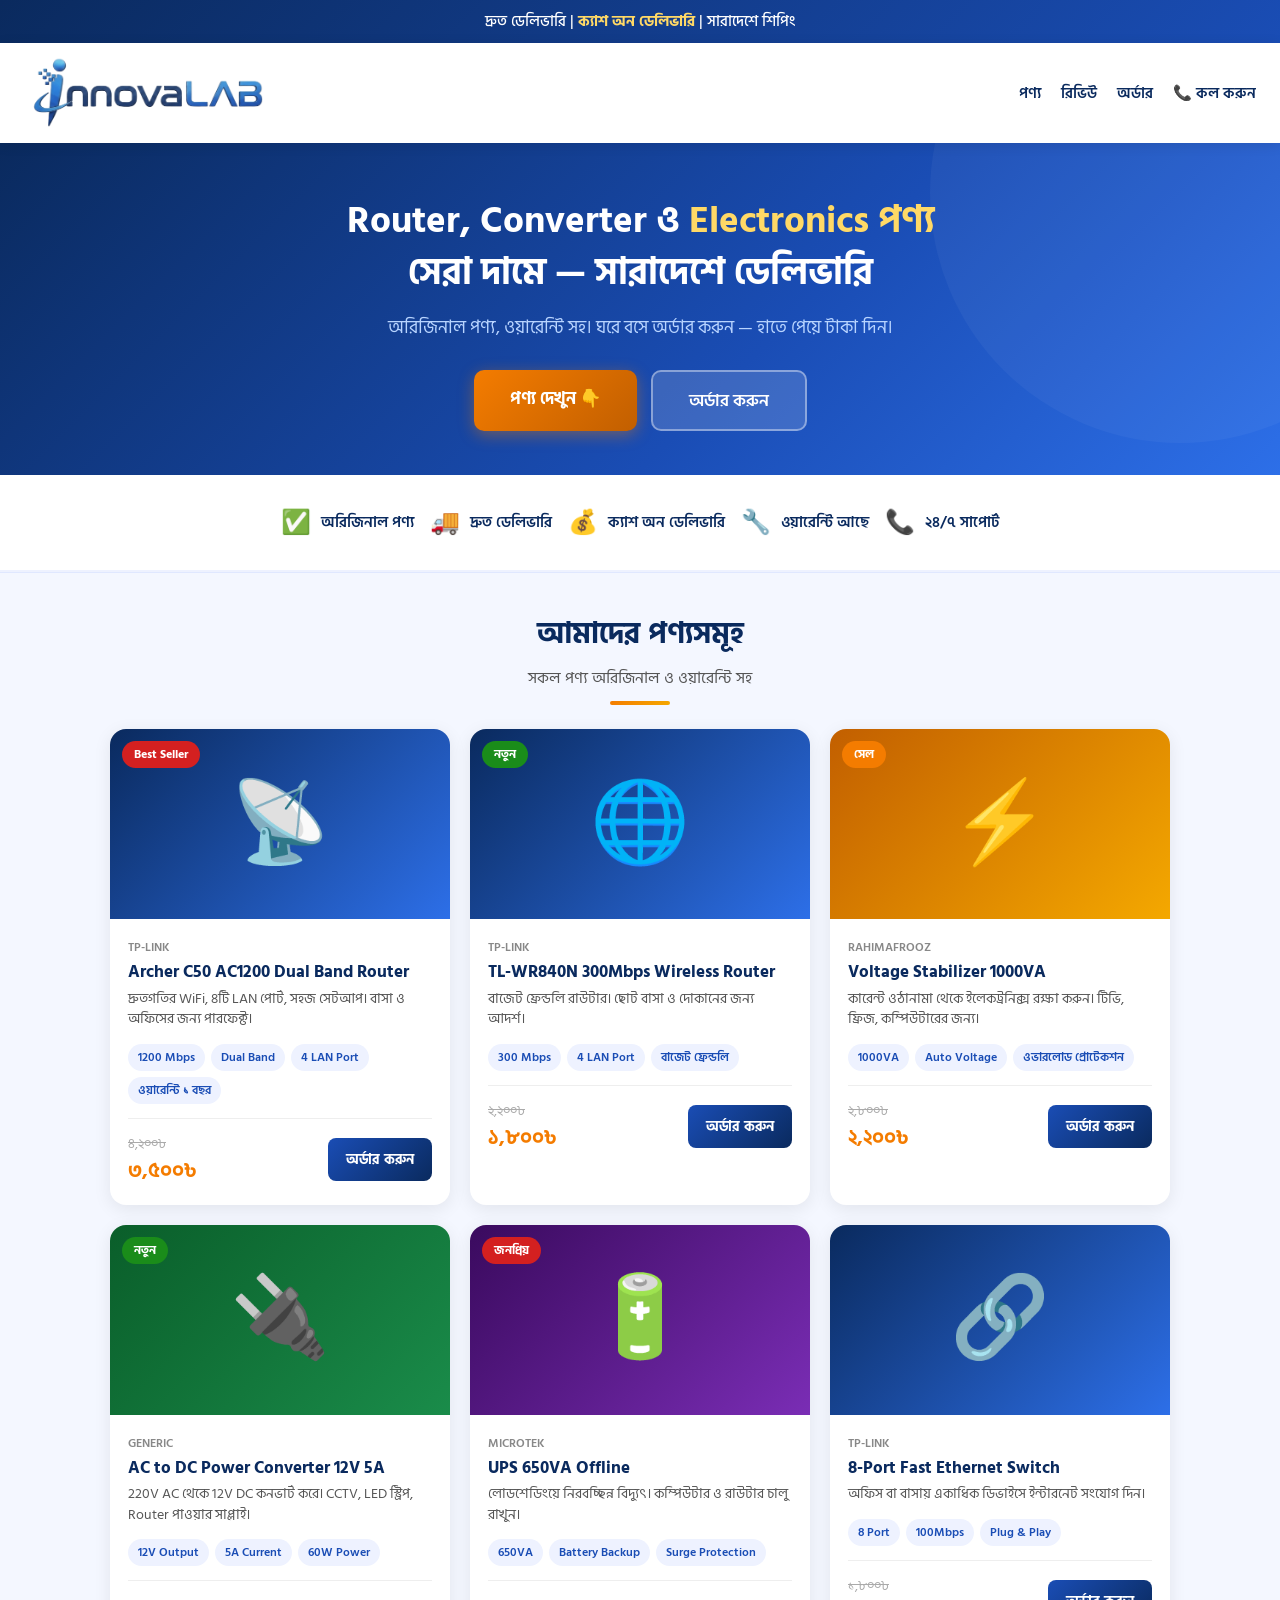
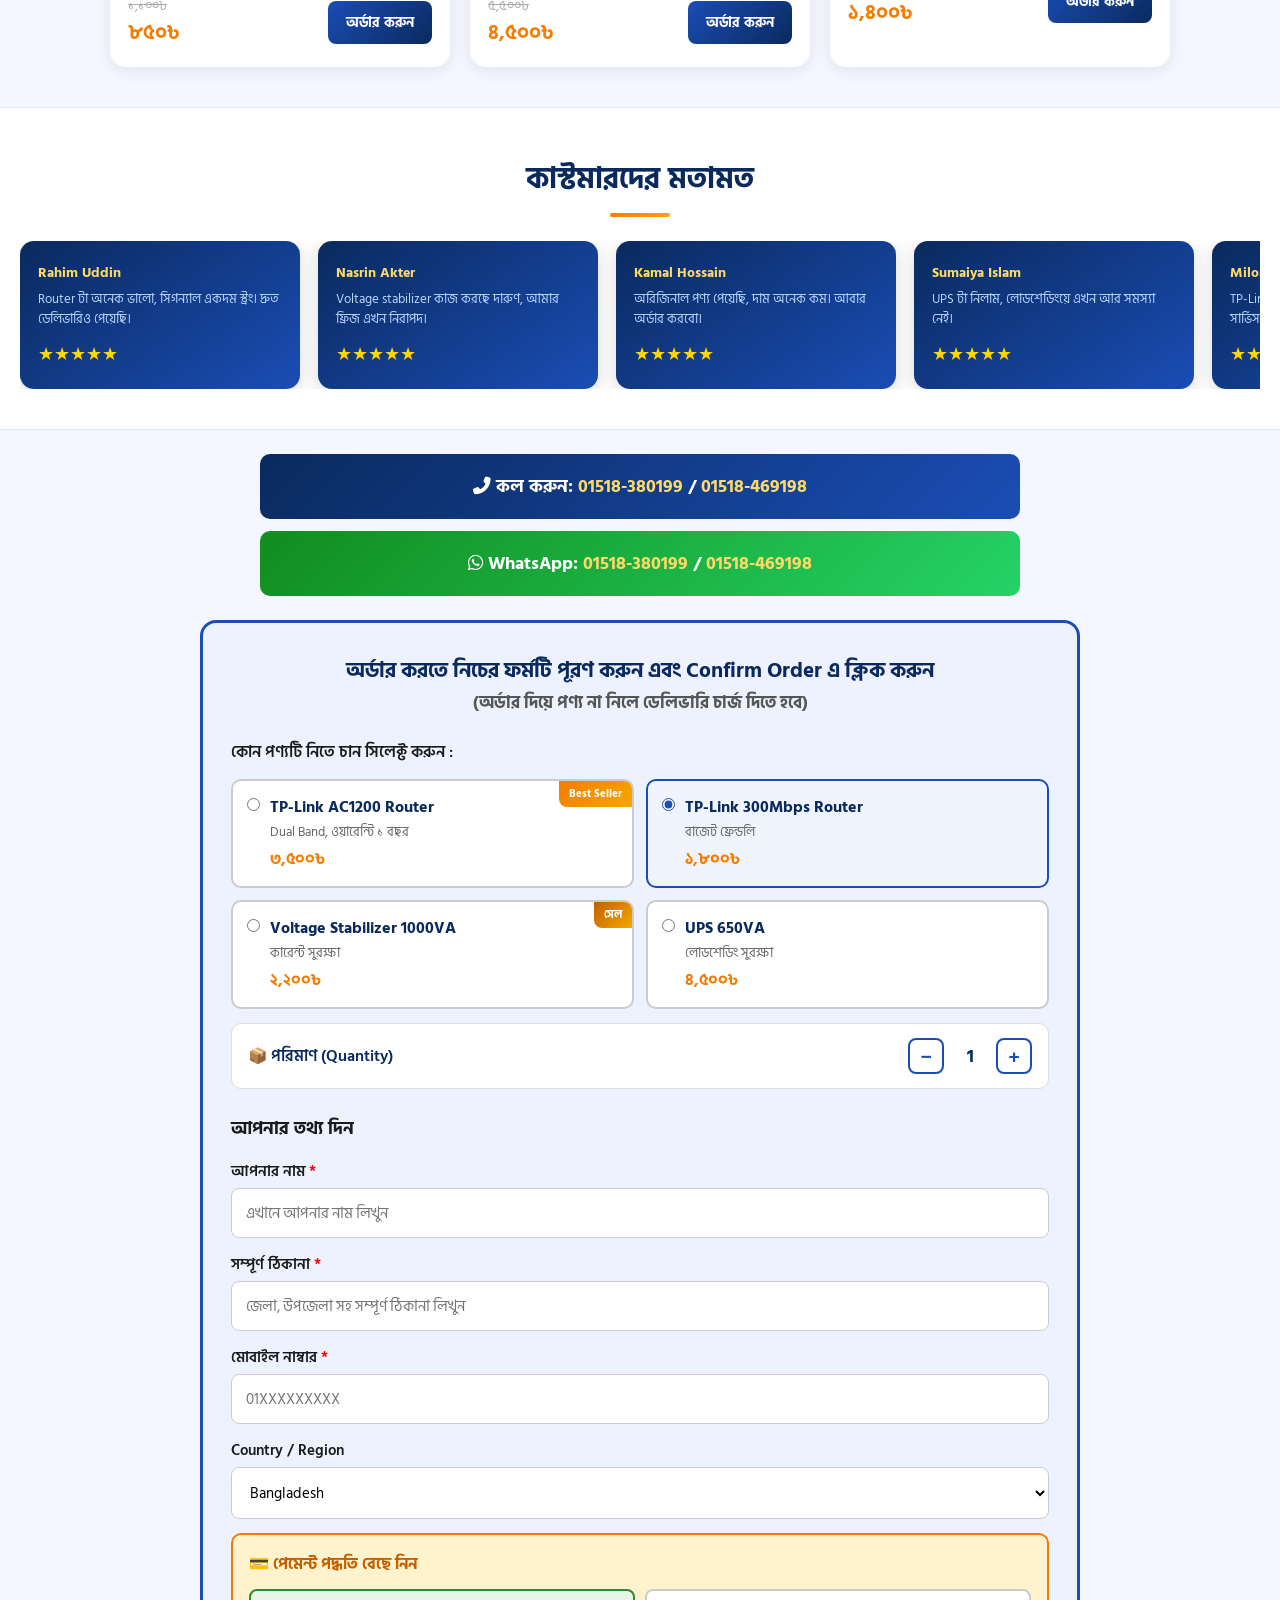
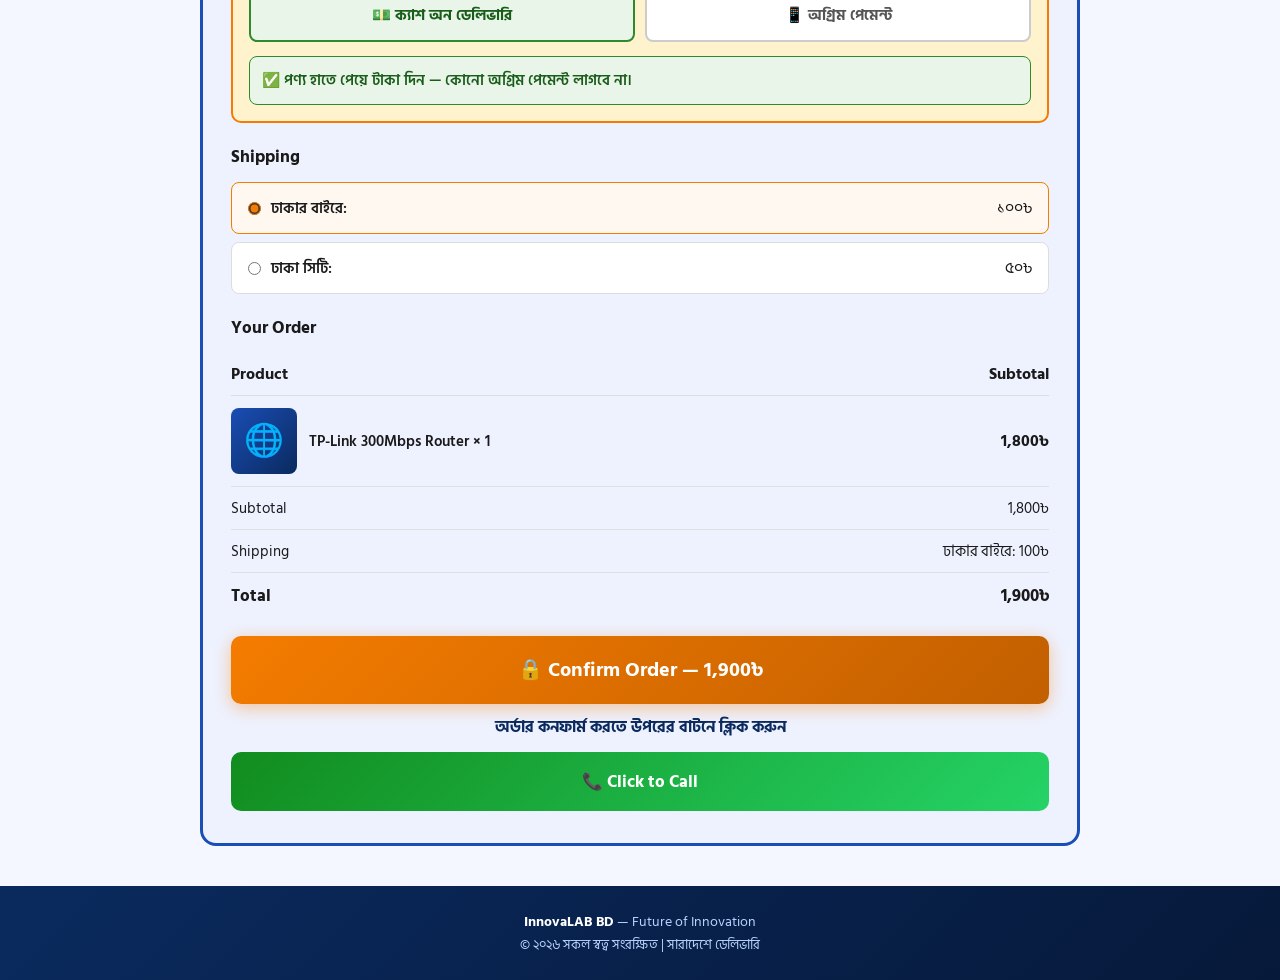
<file: index.html>
<!DOCTYPE html>
<html lang="bn">
<head>
<meta charset="UTF-8">
<meta name="viewport" content="width=device-width, initial-scale=1.0">
<title>InnovaLAB BD - Future of Innovation</title>
<link href="https://fonts.googleapis.com/css2?family=Hind+Siliguri:wght@300;400;500;600;700&display=swap" rel="stylesheet">
<link rel="stylesheet" href="https://cdnjs.cloudflare.com/ajax/libs/font-awesome/6.4.2/css/all.min.css">
<link rel="stylesheet" href="style.css"> </head>
</head>

<body>

<div class="topbar">দ্রুত ডেলিভারি | <span>ক্যাশ অন ডেলিভারি</span> | সারাদেশে শিপিং</div>

<nav class="navbar">
  <img src="innovalab_logo.png" alt="InnovaLAB" style="height:72px;width:auto;object-fit:contain;">
  <div class="nav-links">
    <a href="#products">পণ্য</a>
    <a href="#reviews">রিভিউ</a>
    <a href="#order">অর্ডার</a>
    <a href="tel:+8801518380199">📞 কল করুন</a>
  </div>
</nav>

<section class="hero">
  <h1>Router, Converter ও <span>Electronics পণ্য</span><br>সেরা দামে — সারাদেশে ডেলিভারি</h1>
  <p>অরিজিনাল পণ্য, ওয়ারেন্টি সহ। ঘরে বসে অর্ডার করুন — হাতে পেয়ে টাকা দিন।</p>
  <div class="hero-btns">
    <a href="#products" class="btn-primary">পণ্য দেখুন 👇</a>
    <a href="#order" class="btn-secondary">অর্ডার করুন</a>
  </div>
</section>

<div class="features">
  <div class="feat"><span class="icon">✅</span> অরিজিনাল পণ্য</div>
  <div class="feat"><span class="icon">🚚</span> দ্রুত ডেলিভারি</div>
  <div class="feat"><span class="icon">💰</span> ক্যাশ অন ডেলিভারি</div>
  <div class="feat"><span class="icon">🔧</span> ওয়ারেন্টি আছে</div>
  <div class="feat"><span class="icon">📞</span> ২৪/৭ সাপোর্ট</div>
</div>

<div class="divider"></div>

<section class="products-section" id="products">
  <div class="section-title">
    <h2>আমাদের পণ্যসমূহ</h2>
    <p>সকল পণ্য অরিজিনাল ও ওয়ারেন্টি সহ</p>
    <div class="title-line"></div>
  </div>
  <div class="products-grid">

    <div class="product-card" onclick="orderProduct('TP-Link WiFi Router AC1200')">
      <div class="product-img blue-bg">📡<span class="badge-hot">Best Seller</span></div>
      <div class="product-body">
        <div class="product-brand">TP-Link</div>
        <div class="product-name">Archer C50 AC1200 Dual Band Router</div>
        <div class="product-desc">দ্রুতগতির WiFi, ৪টি LAN পোর্ট, সহজ সেটআপ। বাসা ও অফিসের জন্য পারফেক্ট।</div>
        <div class="specs"><span class="spec-tag">1200 Mbps</span><span class="spec-tag">Dual Band</span><span class="spec-tag">4 LAN Port</span><span class="spec-tag">ওয়ারেন্টি ১ বছর</span></div>
        <div class="product-footer">
          <div class="price-box"><div class="old-price">৪,২০০৳</div><div class="new-price">৩,৫০০৳</div></div>
          <button class="btn-order">অর্ডার করুন</button>
        </div>
      </div>
    </div>

    <div class="product-card" onclick="orderProduct('TP-Link TL-WR840N Router')">
      <div class="product-img blue-bg">🌐<span class="badge-new">নতুন</span></div>
      <div class="product-body">
        <div class="product-brand">TP-Link</div>
        <div class="product-name">TL-WR840N 300Mbps Wireless Router</div>
        <div class="product-desc">বাজেট ফ্রেন্ডলি রাউটার। ছোট বাসা ও দোকানের জন্য আদর্শ।</div>
        <div class="specs"><span class="spec-tag">300 Mbps</span><span class="spec-tag">4 LAN Port</span><span class="spec-tag">বাজেট ফ্রেন্ডলি</span></div>
        <div class="product-footer">
          <div class="price-box"><div class="old-price">২,২০০৳</div><div class="new-price">১,৮০০৳</div></div>
          <button class="btn-order">অর্ডার করুন</button>
        </div>
      </div>
    </div>

    <div class="product-card" onclick="orderProduct('Voltage Stabilizer 1000VA')">
      <div class="product-img orange-bg">⚡<span class="badge-sale">সেল</span></div>
      <div class="product-body">
        <div class="product-brand">Rahimafrooz</div>
        <div class="product-name">Voltage Stabilizer 1000VA</div>
        <div class="product-desc">কারেন্ট ওঠানামা থেকে ইলেকট্রনিক্স রক্ষা করুন। টিভি, ফ্রিজ, কম্পিউটারের জন্য।</div>
        <div class="specs"><span class="spec-tag">1000VA</span><span class="spec-tag">Auto Voltage</span><span class="spec-tag">ওভারলোড প্রোটেকশন</span></div>
        <div class="product-footer">
          <div class="price-box"><div class="old-price">২,৮০০৳</div><div class="new-price">২,২০০৳</div></div>
          <button class="btn-order">অর্ডার করুন</button>
        </div>
      </div>
    </div>

    <div class="product-card" onclick="orderProduct('AC to DC Converter 12V')">
      <div class="product-img green-bg">🔌<span class="badge-new">নতুন</span></div>
      <div class="product-body">
        <div class="product-brand">Generic</div>
        <div class="product-name">AC to DC Power Converter 12V 5A</div>
        <div class="product-desc">220V AC থেকে 12V DC কনভার্ট করে। CCTV, LED স্ট্রিপ, Router পাওয়ার সাপ্লাই।</div>
        <div class="specs"><span class="spec-tag">12V Output</span><span class="spec-tag">5A Current</span><span class="spec-tag">60W Power</span></div>
        <div class="product-footer">
          <div class="price-box"><div class="old-price">১,১০০৳</div><div class="new-price">৮৫০৳</div></div>
          <button class="btn-order">অর্ডার করুন</button>
        </div>
      </div>
    </div>

    <div class="product-card" onclick="orderProduct('UPS 650VA')">
      <div class="product-img purple-bg">🔋<span class="badge-hot">জনপ্রিয়</span></div>
      <div class="product-body">
        <div class="product-brand">Microtek</div>
        <div class="product-name">UPS 650VA Offline</div>
        <div class="product-desc">লোডশেডিংয়ে নিরবচ্ছিন্ন বিদ্যুৎ। কম্পিউটার ও রাউটার চালু রাখুন।</div>
        <div class="specs"><span class="spec-tag">650VA</span><span class="spec-tag">Battery Backup</span><span class="spec-tag">Surge Protection</span></div>
        <div class="product-footer">
          <div class="price-box"><div class="old-price">৫,৫০০৳</div><div class="new-price">৪,৫০০৳</div></div>
          <button class="btn-order">অর্ডার করুন</button>
        </div>
      </div>
    </div>

    <div class="product-card" onclick="orderProduct('Network Switch 8 Port')">
      <div class="product-img blue-bg">🔗</div>
      <div class="product-body">
        <div class="product-brand">TP-Link</div>
        <div class="product-name">8-Port Fast Ethernet Switch</div>
        <div class="product-desc">অফিস বা বাসায় একাধিক ডিভাইসে ইন্টারনেট সংযোগ দিন।</div>
        <div class="specs"><span class="spec-tag">8 Port</span><span class="spec-tag">100Mbps</span><span class="spec-tag">Plug & Play</span></div>
        <div class="product-footer">
          <div class="price-box"><div class="old-price">১,৮০০৳</div><div class="new-price">১,৪০০৳</div></div>
          <button class="btn-order">অর্ডার করুন</button>
        </div>
      </div>
    </div>

  </div>
</section>

<div class="divider"></div>

<section class="reviews-section" id="reviews">
  <div class="section-title"><h2>কাস্টমারদের মতামত</h2><div class="title-line"></div></div>
  <div class="reviews-track-wrap">
    <div class="reviews-track" id="reviewsTrack"></div>
  </div>
</section>

<div class="divider"></div>

<div class="contact-wrap">
  <div class="contact-bar phone">
    <i class="fas fa-phone-alt"></i> কল করুন:
    <a href="tel:+8801518380199"><span>01518-380199</span></a> /
    <a href="tel:+8801518469198"><span>01518-469198</span></a>
  </div>
  <div class="contact-bar whatsapp">
    <i class="fab fa-whatsapp"></i> WhatsApp:
    <a href="https://wa.me/8801518380199" target="_blank"><span>01518-380199</span></a> /
    <a href="https://wa.me/8801518469198" target="_blank"><span>01518-469198</span></a>
  </div>
</div>

<div class="order-wrap" id="order">
<div class="order-box">
  <h2>অর্ডার করতে নিচের ফর্মটি পূরণ করুন এবং Confirm Order এ ক্লিক করুন<br>
  <small style="font-size:0.82em;color:#555;">(অর্ডার দিয়ে পণ্য না নিলে ডেলিভারি চার্জ দিতে হবে)</small></h2>

  <!-- পণ্য সিলেক্ট -->
  <div class="pkg-label">কোন পণ্যটি নিতে চান সিলেক্ট করুন :</div>
  <div class="pkg-grid">
    <div class="pkg-opt" id="pkg0" onclick="selectPkg(0)">
      <input type="radio" name="pkg">
      <div class="info">
        <div class="p-name">TP-Link AC1200 Router</div>
        <div class="p-note">Dual Band, ওয়ারেন্টি ১ বছর</div>
        <div class="p-amount">৩,৫০০৳</div>
      </div>
      <span class="badge-pkg">Best Seller</span>
    </div>
    <div class="pkg-opt selected" id="pkg1" onclick="selectPkg(1)">
      <input type="radio" name="pkg" checked>
      <div class="info">
        <div class="p-name">TP-Link 300Mbps Router</div>
        <div class="p-note">বাজেট ফ্রেন্ডলি</div>
        <div class="p-amount">১,৮০০৳</div>
      </div>
    </div>
    <div class="pkg-opt" id="pkg2" onclick="selectPkg(2)">
      <input type="radio" name="pkg">
      <div class="info">
        <div class="p-name">Voltage Stabilizer 1000VA</div>
        <div class="p-note">কারেন্ট সুরক্ষা</div>
        <div class="p-amount">২,২০০৳</div>
      </div>
      <span class="badge-pkg" style="background:linear-gradient(135deg,#c25f00,#f4a800);">সেল</span>
    </div>
    <div class="pkg-opt" id="pkg3" onclick="selectPkg(3)">
      <input type="radio" name="pkg">
      <div class="info">
        <div class="p-name">UPS 650VA</div>
        <div class="p-note">লোডশেডিং সুরক্ষা</div>
        <div class="p-amount">৪,৫০০৳</div>
      </div>
    </div>
  </div>

  <!-- Quantity বক্স -->
  <div class="qty-box">
    <div class="qty-box-label">📦 পরিমাণ (Quantity)</div>
    <div class="qty-controls">
      <button class="qty-btn" onclick="changeQty(-1)">−</button>
      <div class="qty-num" id="qtyNum">1</div>
      <button class="qty-btn" onclick="changeQty(1)">+</button>
    </div>
  </div>

  <!-- বিলিং -->
  <div class="billing">
    <h3>আপনার তথ্য দিন</h3>
    <div class="field">
      <label>আপনার নাম <span>*</span></label>
      <input type="text" id="cname" placeholder="এখানে আপনার নাম লিখুন">
    </div>
    <div class="field">
      <label>সম্পূর্ণ ঠিকানা <span>*</span></label>
      <input type="text" id="caddress" placeholder="জেলা, উপজেলা সহ সম্পূর্ণ ঠিকানা লিখুন">
    </div>
    <div class="field">
      <label>মোবাইল নাম্বার <span>*</span></label>
      <input type="tel" id="cphone" placeholder="01XXXXXXXXX">
    </div>
    <div class="field">
      <label>Country / Region</label>
      <select><option>Bangladesh</option></select>
    </div>

    <!-- পেমেন্ট পদ্ধতি -->
    <div style="background:#fff3cd;border:2px solid #f47c00;border-radius:10px;padding:16px;margin-bottom:14px;">
      <div style="font-weight:700;font-size:1rem;color:#c25f00;margin-bottom:12px;">💳 পেমেন্ট পদ্ধতি বেছে নিন</div>
      <div style="display:flex;gap:10px;margin-bottom:14px;flex-wrap:wrap;">
        <button type="button" id="btnCOD" onclick="setPayType('cod')" class="pay-type-btn active-cod">💵 ক্যাশ অন ডেলিভারি</button>
        <button type="button" id="btnOnline" onclick="setPayType('online')" class="pay-type-btn inactive">📱 অগ্রিম পেমেন্ট</button>
      </div>
      <div id="codInfo" style="background:#e8f5e8;border:1.5px solid #2d8a2d;border-radius:8px;padding:12px;color:#1a5c1a;font-weight:600;font-size:0.92rem;">
        ✅ পণ্য হাতে পেয়ে টাকা দিন — কোনো অগ্রিম পেমেন্ট লাগবে না।
      </div>
      <div id="onlinePayFields" style="display:none;">
        <div class="field" style="margin-top:12px;margin-bottom:8px;">
          <label>পেমেন্ট মাধ্যম</label>
          <select id="payMethod" onchange="showPayInfo()">
            <option value="N/A">-- সিলেক্ট করুন --</option>
            <option value="বিকাশ">বিকাশ</option>
            <option value="নগদ">নগদ</option>
            <option value="রকেট">রকেট</option>
          </select>
          <div id="payInfo" style="display:none;margin-top:10px;background:#e8f5e8;border:1.5px solid #2d8a2d;border-radius:8px;padding:12px;font-size:1rem;color:#1a5c1a;font-weight:700;"></div>
        </div>
        <div class="field" style="margin-bottom:8px;">
          <label>বিকাশ/নগদ নম্বর <span style="color:#888;font-weight:400;">(যেটি থেকে পাঠিয়েছেন)</span></label>
          <input type="tel" id="payNumber" placeholder="01XXXXXXXXX">
        </div>
        <div class="field" style="margin-bottom:0;">
          <label>ট্রানজেকশন আইডি (TrxID)</label>
          <input type="text" id="trxID" placeholder="TrxID লিখুন">
        </div>
      </div>
    </div>
  </div>

  <!-- শিপিং -->
  <div class="ship-wrap">
    <h3>Shipping</h3>
    <div class="ship-opt selected" onclick="selectShip(this,100,'ঢাকার বাইরে')">
      <div class="s-left"><input type="radio" name="ship" checked> ঢাকার বাইরে:</div>
      <div>১০০৳</div>
    </div>
    <div class="ship-opt" onclick="selectShip(this,50,'ঢাকা সিটি')">
      <div class="s-left"><input type="radio" name="ship"> ঢাকা সিটি:</div>
      <div>৫০৳</div>
    </div>
  </div>

  <!-- অর্ডার সামারি -->
  <div class="summary-wrap">
    <h3>Your Order</h3>
    <div style="display:flex;justify-content:space-between;font-weight:700;padding:8px 0;border-bottom:1px solid #ddd;">
      <span>Product</span><span>Subtotal</span>
    </div>
    <div class="prod-row">
      <div class="prod-thumb" id="sumThumb">🌐</div>
      <div class="p-name" id="sumProdName">TP-Link 300Mbps Router × 1</div>
      <div class="p-price" id="sumProdPrice">১,৮০০৳</div>
    </div>
    <div class="sum-row"><span>Subtotal</span><span id="sumSubtotal">১,৮০০৳</span></div>
    <div class="sum-row"><span>Shipping</span><span id="sumShipping">ঢাকার বাইরে: ১০০৳</span></div>
    <div class="sum-row total"><span>Total</span><span id="sumTotal">১,৯০০৳</span></div>
  </div>

  <button class="btn-confirm" onclick="confirmOrder()">🔒 Confirm Order — <span id="confirmTotalBtn">১,৯০০৳</span></button>
  <div class="confirm-note">অর্ডার কনফার্ম করতে উপরের বাটনে ক্লিক করুন</div>
  <a href="tel:+8801518380199" class="btn-call">📞 Click to Call</a>
</div>
</div>

<footer>
  <strong>InnovaLAB BD</strong> — Future of Innovation<br>
  <span style="font-size:0.82rem;">© ২০২৬ সকল স্বত্ব সংরক্ষিত | সারাদেশে ডেলিভারি</span>
</footer>

<div id="toast">✅ অর্ডার নেওয়া হয়েছে! শীঘ্রই যোগাযোগ করা হবে।</div>

<script src="script.js"></script> </body>
</html>
</file>
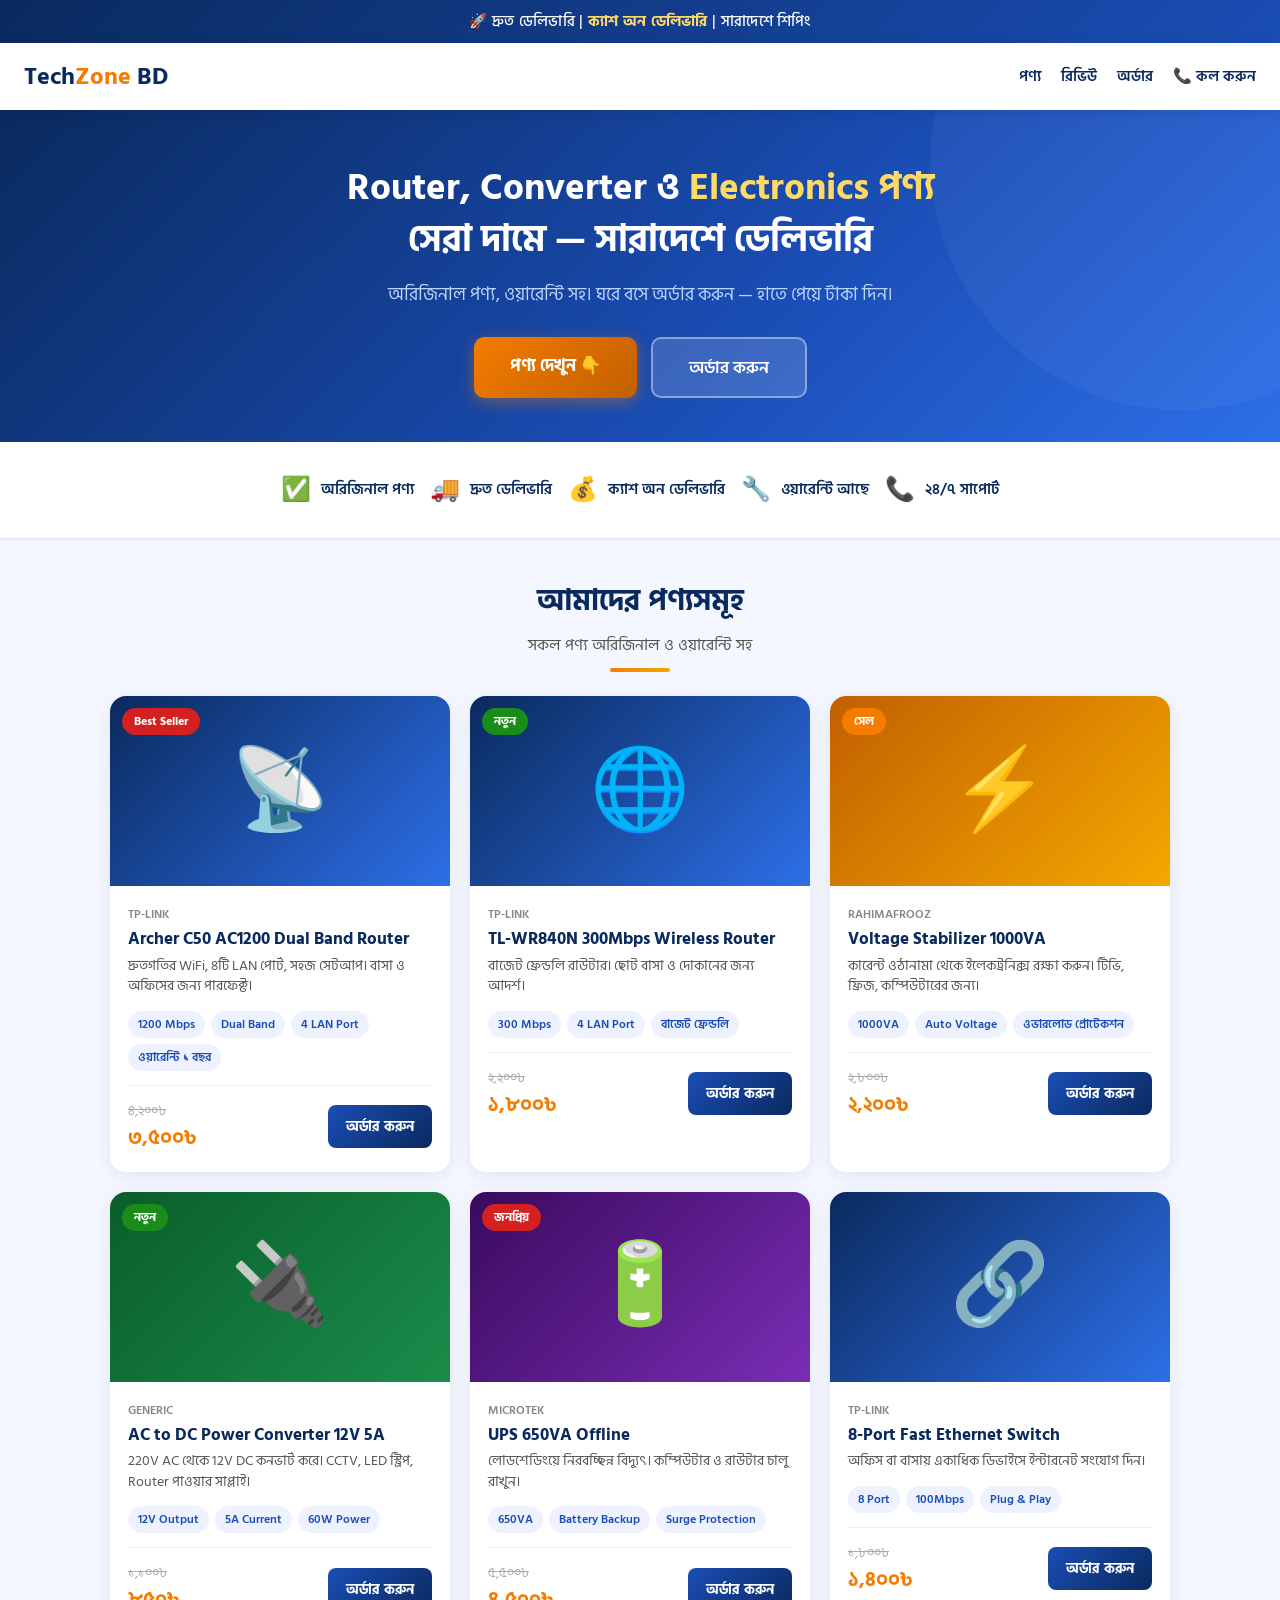
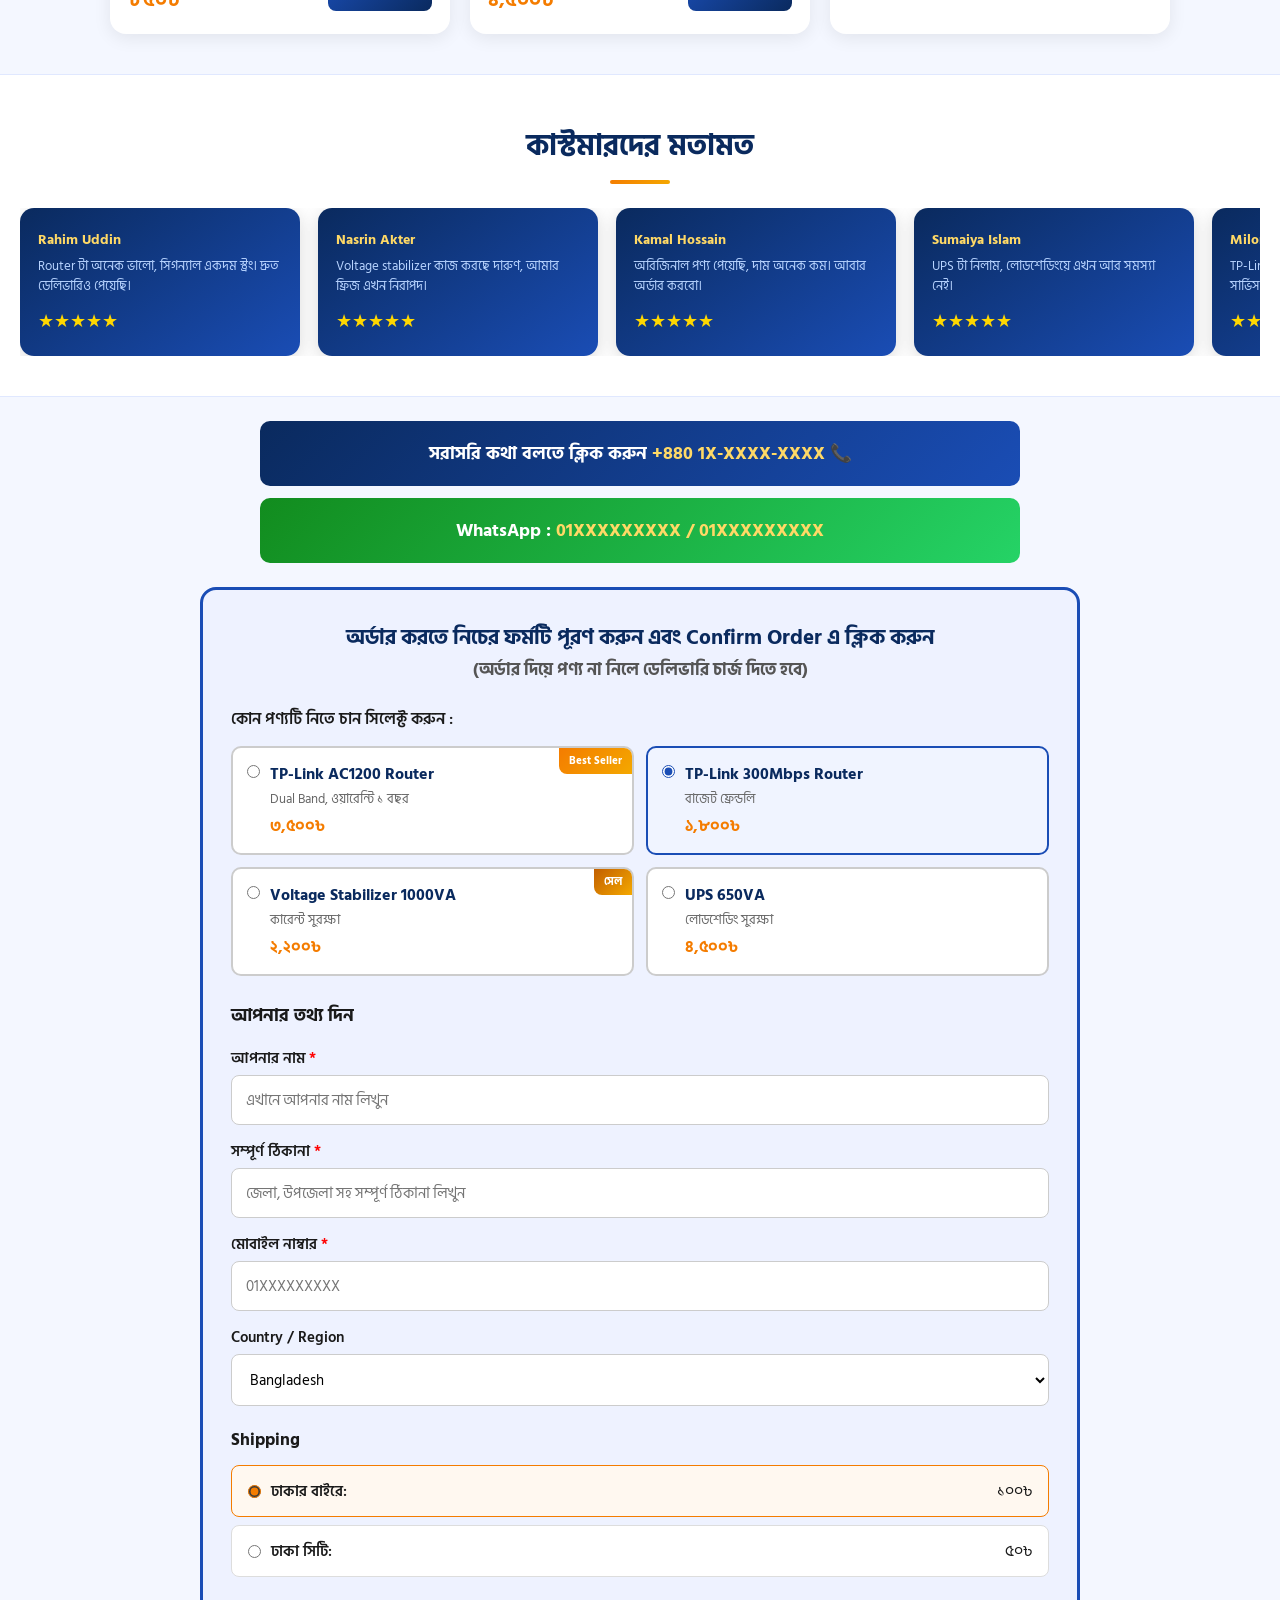
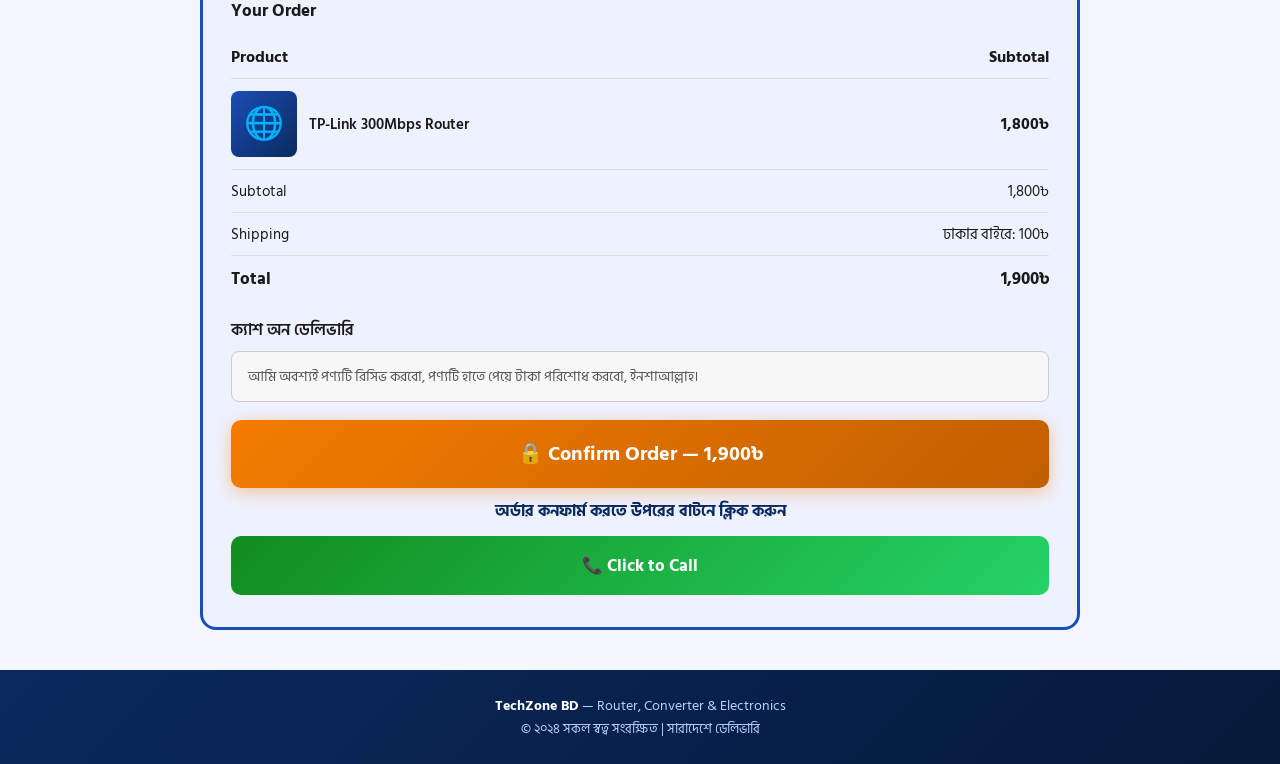
<file: electronics-shop.html>
<!DOCTYPE html>
<html lang="bn">
<head>
<meta charset="UTF-8">
<meta name="viewport" content="width=device-width, initial-scale=1.0">
<title>TechZone BD - Router & Converter Shop</title>
<link href="https://fonts.googleapis.com/css2?family=Hind+Siliguri:wght@300;400;500;600;700&display=swap" rel="stylesheet">
<style>
:root {
  --blue-dark: #0a2a5e;
  --blue-main: #1a4db5;
  --blue-light: #e8f0ff;
  --orange: #f47c00;
  --orange-dark: #c25f00;
  --cream: #f0f4ff;
  --green: #1a8c1a;
  --white: #fff;
  --text: #1a1a1a;
}
* { margin:0; padding:0; box-sizing:border-box; }
body { font-family:'Hind Siliguri',sans-serif; background:#f4f7ff; color:var(--text); overflow-x:hidden; }
a { text-decoration:none; }

/* ── TOPBAR ── */
.topbar {
  background: linear-gradient(135deg, #0a2a5e, #1a4db5);
  color:#fff;
  text-align:center;
  padding:10px 20px;
  font-size:0.92rem;
  font-weight:500;
  letter-spacing:0.3px;
}
.topbar span { color:#ffd966; font-weight:700; }

/* ── NAVBAR ── */
.navbar {
  background:#fff;
  box-shadow:0 2px 12px rgba(0,0,0,0.1);
  padding:14px 24px;
  display:flex;
  align-items:center;
  justify-content:space-between;
  position:sticky;
  top:0;
  z-index:100;
}
.logo { font-size:1.5rem; font-weight:700; color:var(--blue-dark); }
.logo span { color:var(--orange); }
.nav-links { display:flex; gap:20px; }
.nav-links a { font-weight:600; color:var(--blue-dark); font-size:0.95rem; transition:color 0.2s; }
.nav-links a:hover { color:var(--orange); }
@media(max-width:600px){ .nav-links { display:none; } }

/* ── HERO ── */
.hero {
  background: linear-gradient(135deg, #0a2a5e 0%, #1a4db5 60%, #2d6fe8 100%);
  padding: 52px 20px 44px;
  text-align:center;
  color:#fff;
  position:relative;
  overflow:hidden;
}
.hero::before {
  content:'';
  position:absolute;
  width:500px; height:500px;
  background:rgba(255,255,255,0.04);
  border-radius:50%;
  top:-200px; right:-150px;
}
.hero h1 {
  font-size:clamp(1.4rem,3.5vw,2.3rem);
  font-weight:700;
  line-height:1.4;
  margin-bottom:14px;
}
.hero h1 span { color:#ffd966; }
.hero p {
  font-size:clamp(0.95rem,2vw,1.15rem);
  color:#b8d4ff;
  margin-bottom:28px;
  max-width:600px;
  margin-left:auto; margin-right:auto;
}
.hero-btns { display:flex; gap:14px; justify-content:center; flex-wrap:wrap; }
.btn-primary {
  background:linear-gradient(135deg,#f47c00,#c25f00);
  color:#fff;
  font-family:'Hind Siliguri',sans-serif;
  font-size:1.05rem;
  font-weight:700;
  padding:15px 36px;
  border-radius:10px;
  border:none;
  cursor:pointer;
  box-shadow:0 4px 16px rgba(244,124,0,0.4);
  transition:transform 0.18s;
}
.btn-primary:hover { transform:translateY(-2px); }
.btn-secondary {
  background:rgba(255,255,255,0.15);
  color:#fff;
  font-family:'Hind Siliguri',sans-serif;
  font-size:1.05rem;
  font-weight:600;
  padding:15px 36px;
  border-radius:10px;
  border:2px solid rgba(255,255,255,0.4);
  cursor:pointer;
  transition:background 0.2s;
}
.btn-secondary:hover { background:rgba(255,255,255,0.25); }

/* ── FEATURES ── */
.features {
  display:flex;
  justify-content:center;
  gap:16px;
  flex-wrap:wrap;
  padding:28px 20px;
  background:#fff;
  border-bottom:2px solid #eef2ff;
}
.feat {
  display:flex;
  align-items:center;
  gap:10px;
  font-weight:600;
  font-size:0.92rem;
  color:var(--blue-dark);
}
.feat .icon { font-size:1.5rem; }

/* ── SECTION TITLE ── */
.section-title {
  text-align:center;
  padding:36px 20px 24px;
}
.section-title h2 {
  font-size:clamp(1.3rem,3vw,1.9rem);
  color:var(--blue-dark);
  font-weight:700;
  margin-bottom:8px;
}
.section-title p { color:#555; font-size:0.97rem; }
.title-line {
  width:60px; height:4px;
  background:linear-gradient(135deg,var(--orange),#f4a800);
  border-radius:2px;
  margin:10px auto 0;
}

/* ── PRODUCTS ── */
.products-section { background:#f4f7ff; padding-bottom:40px; }
.products-grid {
  display:grid;
  grid-template-columns:repeat(auto-fill,minmax(280px,1fr));
  gap:20px;
  max-width:1100px;
  margin:0 auto;
  padding:0 20px;
}
.product-card {
  background:#fff;
  border-radius:16px;
  overflow:hidden;
  box-shadow:0 4px 18px rgba(0,0,0,0.08);
  transition:transform 0.2s, box-shadow 0.2s;
  cursor:pointer;
}
.product-card:hover { transform:translateY(-4px); box-shadow:0 10px 32px rgba(0,0,0,0.14); }
.product-img {
  width:100%; height:190px;
  display:flex; align-items:center; justify-content:center;
  font-size:5rem;
  position:relative;
  overflow:hidden;
}
.product-img.blue-bg { background:linear-gradient(135deg,#0a2a5e,#2d6fe8); }
.product-img.orange-bg { background:linear-gradient(135deg,#c25f00,#f4a800); }
.product-img.green-bg { background:linear-gradient(135deg,#0a5e2a,#1a8c4a); }
.product-img.purple-bg { background:linear-gradient(135deg,#3a0a5e,#7a2db5); }
.badge-new, .badge-hot, .badge-sale {
  position:absolute; top:12px; left:12px;
  padding:4px 12px;
  border-radius:20px;
  font-size:0.75rem;
  font-weight:700;
  color:#fff;
}
.badge-new { background:#1a8c1a; }
.badge-hot { background:#d42020; }
.badge-sale { background:var(--orange); }
.product-body { padding:18px; }
.product-brand { font-size:0.78rem; color:#888; font-weight:600; text-transform:uppercase; margin-bottom:4px; }
.product-name { font-size:1.05rem; font-weight:700; color:var(--blue-dark); margin-bottom:6px; line-height:1.3; }
.product-desc { font-size:0.85rem; color:#555; line-height:1.5; margin-bottom:14px; }
.specs { display:flex; flex-wrap:wrap; gap:6px; margin-bottom:14px; }
.spec-tag {
  background:#eef2ff;
  color:var(--blue-main);
  font-size:0.75rem;
  font-weight:600;
  padding:4px 10px;
  border-radius:20px;
}
.product-footer {
  display:flex;
  justify-content:space-between;
  align-items:center;
  border-top:1px solid #eee;
  padding-top:14px;
  margin-top:4px;
}
.price-box .old-price { font-size:0.82rem; color:#aaa; text-decoration:line-through; }
.price-box .new-price { font-size:1.25rem; font-weight:700; color:var(--orange); }
.btn-order {
  background:linear-gradient(135deg,#1a4db5,#0a2a5e);
  color:#fff;
  font-family:'Hind Siliguri',sans-serif;
  font-size:0.88rem;
  font-weight:700;
  padding:10px 18px;
  border-radius:8px;
  border:none;
  cursor:pointer;
  transition:transform 0.18s;
}
.btn-order:hover { transform:translateY(-1px); }

/* ── REVIEWS ── */
.reviews-section { background:#fff; padding:10px 20px 40px; overflow:hidden; }
.reviews-track-wrap { overflow:hidden; }
.reviews-track {
  display:flex; gap:18px;
  animation:slide 24s linear infinite;
  width:max-content;
}
.reviews-track:hover { animation-play-state:paused; }
@keyframes slide {
  0%   { transform:translateX(0); }
  100% { transform:translateX(-50%); }
}
.review-card {
  background:linear-gradient(145deg,#0a2a5e,#1a4db5);
  border-radius:14px;
  padding:20px 18px;
  width:280px;
  flex-shrink:0;
  color:#fff;
  box-shadow:0 4px 18px rgba(0,0,0,0.15);
}
.review-card .r-name { font-weight:700; font-size:0.9rem; color:#ffd966; margin-bottom:6px; }
.review-card p { font-size:0.83rem; color:#b8d4ff; line-height:1.5; }
.review-card .r-stars { color:#ffd700; margin-top:10px; font-size:1.1rem; }

/* ── CONTACT ── */
.contact-wrap { max-width:800px; margin:0 auto; padding:24px 20px; display:flex; flex-direction:column; gap:12px; }
.contact-bar {
  border-radius:10px;
  padding:18px 24px;
  text-align:center;
  font-weight:700;
  font-size:clamp(0.95rem,2vw,1.1rem);
  display:block;
  color:#fff;
}
.contact-bar.phone { background:linear-gradient(135deg,#0a2a5e,#1a4db5); }
.contact-bar.whatsapp { background:linear-gradient(135deg,#128c1e,#25d366); }
.contact-bar span { color:#ffd966; }

/* ── ORDER FORM ── */
.order-wrap { padding:0 16px 40px; }
.order-box {
  background:#eef2ff;
  border:3px solid var(--blue-main);
  border-radius:16px;
  max-width:880px;
  margin:0 auto;
  padding:32px 28px;
}
.order-box h2 {
  color:var(--blue-dark);
  font-size:clamp(1rem,2.2vw,1.3rem);
  font-weight:700;
  text-align:center;
  margin-bottom:22px;
  line-height:1.5;
}
.pkg-label { font-weight:600; font-size:1rem; margin-bottom:14px; }
.pkg-grid { display:grid; grid-template-columns:1fr 1fr; gap:12px; margin-bottom:14px; }
@media(max-width:580px){ .pkg-grid { grid-template-columns:1fr; } }
.pkg-opt {
  border:2px solid #ccc;
  border-radius:10px;
  padding:14px 14px;
  display:flex;
  align-items:flex-start;
  gap:10px;
  background:#fff;
  cursor:pointer;
  position:relative;
  transition:border-color 0.2s;
}
.pkg-opt.selected { border-color:var(--blue-main); background:#f0f4ff; }
.pkg-opt .badge-pkg {
  position:absolute; top:0; right:0;
  background:linear-gradient(135deg,var(--orange),#f4a800);
  color:#fff; font-size:0.7rem; font-weight:700;
  padding:4px 10px; border-radius:0 8px 0 8px;
}
.pkg-opt input[type=radio] { accent-color:var(--blue-main); margin-top:3px; }
.pkg-opt .info .p-name { font-weight:700; font-size:0.97rem; color:var(--blue-dark); }
.pkg-opt .info .p-note { font-size:0.8rem; color:#666; margin-top:2px; }
.pkg-opt .info .p-amount { font-weight:700; color:var(--orange); font-size:1rem; margin-top:4px; }

.billing { margin-top:24px; }
.billing h3 { font-size:1.15rem; font-weight:700; margin-bottom:16px; }
.field { margin-bottom:14px; }
.field label { display:block; font-weight:600; margin-bottom:5px; font-size:0.93rem; }
.field label span { color:red; }
.field input, .field select, .field textarea {
  width:100%; border:1.5px solid #ccc; border-radius:8px;
  padding:12px 14px; font-family:'Hind Siliguri',sans-serif;
  font-size:0.93rem; background:#fff; outline:none;
  transition:border-color 0.2s;
}
.field input:focus, .field select:focus { border-color:var(--blue-main); }

.ship-wrap { margin-top:20px; }
.ship-wrap h3 { font-size:1.05rem; font-weight:700; margin-bottom:12px; }
.ship-opt {
  border:1.5px solid #ddd; border-radius:8px;
  padding:12px 16px; display:flex;
  justify-content:space-between; align-items:center;
  cursor:pointer; background:#fff; margin-bottom:8px;
  transition:border-color 0.2s;
}
.ship-opt.selected { border-color:var(--orange); background:#fff8f0; }
.ship-opt .s-left { display:flex; align-items:center; gap:10px; font-weight:600; font-size:0.93rem; }
.ship-opt input[type=radio] { accent-color:var(--orange); }

.summary-wrap { margin-top:20px; }
.summary-wrap h3 { font-size:1.05rem; font-weight:700; margin-bottom:12px; }
.sum-row {
  display:flex; justify-content:space-between;
  padding:9px 0; border-bottom:1px solid #e0e0e0;
  font-size:0.93rem;
}
.sum-row.total { font-weight:700; font-size:1.05rem; border:none; }
.prod-row {
  display:flex; gap:12px; align-items:center;
  padding:12px 0; border-bottom:1px solid #e0e0e0;
}
.prod-thumb {
  width:66px; height:66px;
  background:linear-gradient(135deg,#1a4db5,#0a2a5e);
  border-radius:8px; display:flex; align-items:center;
  justify-content:center; color:#fff; font-size:2rem; flex-shrink:0;
}
.prod-row .p-name { font-weight:600; flex:1; font-size:0.93rem; }
.prod-row .p-price { font-weight:700; }

.cod-box {
  border:1.5px solid #ccc; border-radius:8px;
  padding:13px 16px; font-size:0.88rem; color:#555;
  background:#f7f7f7; margin-top:8px;
}
.btn-confirm {
  display:block; width:100%;
  background:linear-gradient(135deg,#f47c00,#c25f00);
  color:#fff; font-family:'Hind Siliguri',sans-serif;
  font-size:1.25rem; font-weight:700;
  padding:18px; border-radius:10px; border:none;
  cursor:pointer; margin-top:18px; margin-bottom:10px;
  box-shadow:0 4px 18px rgba(244,124,0,0.4);
  transition:transform 0.18s;
}
.btn-confirm:hover { transform:translateY(-2px); }
.confirm-note {
  text-align:center; color:var(--blue-dark);
  font-weight:700; font-size:1rem; margin-bottom:12px;
}
.btn-call {
  display:block; width:100%;
  background:linear-gradient(135deg,#128c1e,#25d366);
  color:#fff; font-family:'Hind Siliguri',sans-serif;
  font-size:1.05rem; font-weight:700;
  padding:16px; border-radius:10px; border:none;
  cursor:pointer; text-align:center;
}

/* ── FOOTER ── */
footer {
  background:linear-gradient(135deg,#0a2a5e,#06193a);
  color:#b8d4ff; text-align:center;
  padding:24px 20px; font-size:0.9rem;
}
footer strong { color:#fff; }

/* toast */
#toast {
  display:none; position:fixed; bottom:28px;
  left:50%; transform:translateX(-50%);
  background:#0a2a5e; color:#fff;
  font-family:'Hind Siliguri',sans-serif;
  font-size:1rem; font-weight:600;
  padding:15px 30px; border-radius:10px;
  box-shadow:0 6px 24px rgba(0,0,0,0.25);
  z-index:999;
}

.divider { height:1px; background:#e0e8ff; margin:0; }
</style>
</head>
<body>

<!-- TOPBAR -->
<div class="topbar">🚀 দ্রুত ডেলিভারি | <span>ক্যাশ অন ডেলিভারি</span> | সারাদেশে শিপিং</div>

<!-- NAVBAR -->
<nav class="navbar">
  <div class="logo">Tech<span>Zone</span> BD</div>
  <div class="nav-links">
    <a href="#products">পণ্য</a>
    <a href="#reviews">রিভিউ</a>
    <a href="#order">অর্ডার</a>
    <a href="tel:+8801XXXXXXXXX">📞 কল করুন</a>
  </div>
</nav>

<!-- HERO -->
<section class="hero">
  <h1>Router, Converter ও <span>Electronics পণ্য</span><br>সেরা দামে — সারাদেশে ডেলিভারি</h1>
  <p>অরিজিনাল পণ্য, ওয়ারেন্টি সহ। ঘরে বসে অর্ডার করুন — হাতে পেয়ে টাকা দিন।</p>
  <div class="hero-btns">
    <a href="#products" class="btn-primary">পণ্য দেখুন 👇</a>
    <a href="#order" class="btn-secondary">অর্ডার করুন</a>
  </div>
</section>

<!-- FEATURES -->
<div class="features">
  <div class="feat"><span class="icon">✅</span> অরিজিনাল পণ্য</div>
  <div class="feat"><span class="icon">🚚</span> দ্রুত ডেলিভারি</div>
  <div class="feat"><span class="icon">💰</span> ক্যাশ অন ডেলিভারি</div>
  <div class="feat"><span class="icon">🔧</span> ওয়ারেন্টি আছে</div>
  <div class="feat"><span class="icon">📞</span> ২৪/৭ সাপোর্ট</div>
</div>

<div class="divider"></div>

<!-- PRODUCTS -->
<section class="products-section" id="products">
  <div class="section-title">
    <h2>আমাদের পণ্যসমূহ</h2>
    <p>সকল পণ্য অরিজিনাল ও ওয়ারেন্টি সহ</p>
    <div class="title-line"></div>
  </div>

  <div class="products-grid">

    <!-- Product 1 -->
    <div class="product-card" onclick="orderProduct('TP-Link WiFi Router AC1200','৩,৫০০')">
      <div class="product-img blue-bg">
        📡
        <span class="badge-hot">Best Seller</span>
      </div>
      <div class="product-body">
        <div class="product-brand">TP-Link</div>
        <div class="product-name">Archer C50 AC1200 Dual Band Router</div>
        <div class="product-desc">দ্রুতগতির WiFi, ৪টি LAN পোর্ট, সহজ সেটআপ। বাসা ও অফিসের জন্য পারফেক্ট।</div>
        <div class="specs">
          <span class="spec-tag">1200 Mbps</span>
          <span class="spec-tag">Dual Band</span>
          <span class="spec-tag">4 LAN Port</span>
          <span class="spec-tag">ওয়ারেন্টি ১ বছর</span>
        </div>
        <div class="product-footer">
          <div class="price-box">
            <div class="old-price">৪,২০০৳</div>
            <div class="new-price">৩,৫০০৳</div>
          </div>
          <button class="btn-order">অর্ডার করুন</button>
        </div>
      </div>
    </div>

    <!-- Product 2 -->
    <div class="product-card" onclick="orderProduct('TP-Link TL-WR840N Router','১,৮০০')">
      <div class="product-img blue-bg">
        🌐
        <span class="badge-new">নতুন</span>
      </div>
      <div class="product-body">
        <div class="product-brand">TP-Link</div>
        <div class="product-name">TL-WR840N 300Mbps Wireless Router</div>
        <div class="product-desc">বাজেট ফ্রেন্ডলি রাউটার। ছোট বাসা ও দোকানের জন্য আদর্শ।</div>
        <div class="specs">
          <span class="spec-tag">300 Mbps</span>
          <span class="spec-tag">4 LAN Port</span>
          <span class="spec-tag">বাজেট ফ্রেন্ডলি</span>
        </div>
        <div class="product-footer">
          <div class="price-box">
            <div class="old-price">২,২০০৳</div>
            <div class="new-price">১,৮০০৳</div>
          </div>
          <button class="btn-order">অর্ডার করুন</button>
        </div>
      </div>
    </div>

    <!-- Product 3 -->
    <div class="product-card" onclick="orderProduct('Voltage Stabilizer 1000VA','২,২০০')">
      <div class="product-img orange-bg">
        ⚡
        <span class="badge-sale">সেল</span>
      </div>
      <div class="product-body">
        <div class="product-brand">Rahimafrooz</div>
        <div class="product-name">Voltage Stabilizer 1000VA</div>
        <div class="product-desc">কারেন্ট ওঠানামা থেকে ইলেকট্রনিক্স রক্ষা করুন। টিভি, ফ্রিজ, কম্পিউটারের জন্য।</div>
        <div class="specs">
          <span class="spec-tag">1000VA</span>
          <span class="spec-tag">Auto Voltage</span>
          <span class="spec-tag">ওভারলোড প্রোটেকশন</span>
        </div>
        <div class="product-footer">
          <div class="price-box">
            <div class="old-price">২,৮০০৳</div>
            <div class="new-price">২,২০০৳</div>
          </div>
          <button class="btn-order">অর্ডার করুন</button>
        </div>
      </div>
    </div>

    <!-- Product 4 -->
    <div class="product-card" onclick="orderProduct('AC to DC Converter 12V','৮৫০')">
      <div class="product-img green-bg">
        🔌
        <span class="badge-new">নতুন</span>
      </div>
      <div class="product-body">
        <div class="product-brand">Generic</div>
        <div class="product-name">AC to DC Power Converter 12V 5A</div>
        <div class="product-desc">220V AC থেকে 12V DC কনভার্ট করে। CCTV, LED স্ট্রিপ, Router পাওয়ার সাপ্লাই।</div>
        <div class="specs">
          <span class="spec-tag">12V Output</span>
          <span class="spec-tag">5A Current</span>
          <span class="spec-tag">60W Power</span>
        </div>
        <div class="product-footer">
          <div class="price-box">
            <div class="old-price">১,১০০৳</div>
            <div class="new-price">৮৫০৳</div>
          </div>
          <button class="btn-order">অর্ডার করুন</button>
        </div>
      </div>
    </div>

    <!-- Product 5 -->
    <div class="product-card" onclick="orderProduct('UPS 650VA','৪,৫০০')">
      <div class="product-img purple-bg">
        🔋
        <span class="badge-hot">জনপ্রিয়</span>
      </div>
      <div class="product-body">
        <div class="product-brand">Microtek</div>
        <div class="product-name">UPS 650VA Offline</div>
        <div class="product-desc">লোডশেডিংয়ে নিরবচ্ছিন্ন বিদ্যুৎ। কম্পিউটার ও রাউটার চালু রাখুন।</div>
        <div class="specs">
          <span class="spec-tag">650VA</span>
          <span class="spec-tag">Battery Backup</span>
          <span class="spec-tag">Surge Protection</span>
        </div>
        <div class="product-footer">
          <div class="price-box">
            <div class="old-price">৫,৫০০৳</div>
            <div class="new-price">৪,৫০০৳</div>
          </div>
          <button class="btn-order">অর্ডার করুন</button>
        </div>
      </div>
    </div>

    <!-- Product 6 -->
    <div class="product-card" onclick="orderProduct('Network Switch 8 Port','১,৪০০')">
      <div class="product-img blue-bg">
        🔗
      </div>
      <div class="product-body">
        <div class="product-brand">TP-Link</div>
        <div class="product-name">8-Port Fast Ethernet Switch</div>
        <div class="product-desc">অফিস বা বাসায় একাধিক ডিভাইসে ইন্টারনেট সংযোগ দিন।</div>
        <div class="specs">
          <span class="spec-tag">8 Port</span>
          <span class="spec-tag">100Mbps</span>
          <span class="spec-tag">Plug & Play</span>
        </div>
        <div class="product-footer">
          <div class="price-box">
            <div class="old-price">১,৮০০৳</div>
            <div class="new-price">১,৪০০৳</div>
          </div>
          <button class="btn-order">অর্ডার করুন</button>
        </div>
      </div>
    </div>

  </div>
</section>

<div class="divider"></div>

<!-- REVIEWS -->
<section class="reviews-section" id="reviews">
  <div class="section-title">
    <h2>কাস্টমারদের মতামত</h2>
    <div class="title-line"></div>
  </div>
  <div class="reviews-track-wrap">
    <div class="reviews-track" id="reviewsTrack"></div>
  </div>
</section>

<div class="divider"></div>

<!-- CONTACT -->
<div class="contact-wrap">
  <a href="tel:+8801XXXXXXXXX" class="contact-bar phone">
    সরাসরি কথা বলতে ক্লিক করুন <span>+880 1X-XXXX-XXXX 📞</span>
  </a>
  <div class="contact-bar whatsapp">
    WhatsApp : <span>01XXXXXXXXX / 01XXXXXXXXX</span>
  </div>
</div>

<!-- ORDER FORM -->
<div class="order-wrap" id="order">
<div class="order-box">
  <h2>অর্ডার করতে নিচের ফর্মটি পূরণ করুন এবং Confirm Order এ ক্লিক করুন<br>
  <small style="font-size:0.82em;color:#555;">(অর্ডার দিয়ে পণ্য না নিলে ডেলিভারি চার্জ দিতে হবে)</small></h2>

  <div class="pkg-label">কোন পণ্যটি নিতে চান সিলেক্ট করুন :</div>
  <div class="pkg-grid">
    <div class="pkg-opt" id="pkg1" onclick="selectPkg(0)">
      <input type="radio" name="pkg">
      <div class="info">
        <div class="p-name">TP-Link AC1200 Router</div>
        <div class="p-note">Dual Band, ওয়ারেন্টি ১ বছর</div>
        <div class="p-amount">৩,৫০০৳</div>
      </div>
      <span class="badge-pkg">Best Seller</span>
    </div>
    <div class="pkg-opt selected" id="pkg2" onclick="selectPkg(1)">
      <input type="radio" name="pkg" checked>
      <div class="info">
        <div class="p-name">TP-Link 300Mbps Router</div>
        <div class="p-note">বাজেট ফ্রেন্ডলি</div>
        <div class="p-amount">১,৮০০৳</div>
      </div>
    </div>
    <div class="pkg-opt" id="pkg3" onclick="selectPkg(2)">
      <input type="radio" name="pkg">
      <div class="info">
        <div class="p-name">Voltage Stabilizer 1000VA</div>
        <div class="p-note">কারেন্ট সুরক্ষা</div>
        <div class="p-amount">২,২০০৳</div>
      </div>
      <span class="badge-pkg" style="background:linear-gradient(135deg,#c25f00,#f4a800);">সেল</span>
    </div>
    <div class="pkg-opt" id="pkg4" onclick="selectPkg(3)">
      <input type="radio" name="pkg">
      <div class="info">
        <div class="p-name">UPS 650VA</div>
        <div class="p-note">লোডশেডিং সুরক্ষা</div>
        <div class="p-amount">৪,৫০০৳</div>
      </div>
    </div>
  </div>

  <!-- Billing -->
  <div class="billing">
    <h3>আপনার তথ্য দিন</h3>
    <div class="field">
      <label>আপনার নাম <span>*</span></label>
      <input type="text" id="cname" placeholder="এখানে আপনার নাম লিখুন">
    </div>
    <div class="field">
      <label>সম্পূর্ণ ঠিকানা <span>*</span></label>
      <input type="text" id="caddress" placeholder="জেলা, উপজেলা সহ সম্পূর্ণ ঠিকানা লিখুন">
    </div>
    <div class="field">
      <label>মোবাইল নাম্বার <span>*</span></label>
      <input type="tel" id="cphone" placeholder="01XXXXXXXXX">
    </div>
    <div class="field">
      <label>Country / Region</label>
      <select><option>Bangladesh</option></select>
    </div>
  </div>

  <!-- Shipping -->
  <div class="ship-wrap">
    <h3>Shipping</h3>
    <div class="ship-opt selected" onclick="selectShip(this,100,'ঢাকার বাইরে')">
      <div class="s-left"><input type="radio" name="ship" checked> ঢাকার বাইরে:</div>
      <div>১০০৳</div>
    </div>
    <div class="ship-opt" onclick="selectShip(this,50,'ঢাকা সিটি')">
      <div class="s-left"><input type="radio" name="ship"> ঢাকা সিটি:</div>
      <div>৫০৳</div>
    </div>
  </div>

  <!-- Summary -->
  <div class="summary-wrap">
    <h3>Your Order</h3>
    <div style="display:flex;justify-content:space-between;font-weight:700;padding:8px 0;border-bottom:1px solid #ddd;">
      <span>Product</span><span>Subtotal</span>
    </div>
    <div class="prod-row">
      <div class="prod-thumb">📡</div>
      <div class="p-name" id="sumProdName">TP-Link 300Mbps Router</div>
      <div class="p-price" id="sumProdPrice">১,৮০০৳</div>
    </div>
    <div class="sum-row"><span>Subtotal</span><span id="sumSubtotal">১,৮০০৳</span></div>
    <div class="sum-row"><span>Shipping</span><span id="sumShipping">ঢাকার বাইরে: ১০০৳</span></div>
    <div class="sum-row total"><span>Total</span><span id="sumTotal">১,৯০০৳</span></div>
  </div>

  <!-- COD -->
  <div style="margin-top:16px;">
    <div style="font-weight:600;margin-bottom:6px;">ক্যাশ অন ডেলিভারি</div>
    <div class="cod-box">আমি অবশ্যই পণ্যটি রিসিভ করবো, পণ্যটি হাতে পেয়ে টাকা পরিশোধ করবো, ইনশাআল্লাহ।</div>
  </div>

  <!-- Confirm -->
  <button class="btn-confirm" onclick="confirmOrder()">🔒 Confirm Order — <span id="confirmTotalBtn">১,৯০০৳</span></button>
  <div class="confirm-note">অর্ডার কনফার্ম করতে উপরের বাটনে ক্লিক করুন</div>
  <a href="tel:+8801XXXXXXXXX" class="btn-call">📞 Click to Call</a>
</div>
</div>

<!-- FOOTER -->
<footer>
  <strong>TechZone BD</strong> — Router, Converter & Electronics<br>
  <span style="font-size:0.82rem;">© ২০২৪ সকল স্বত্ব সংরক্ষিত | সারাদেশে ডেলিভারি</span>
</footer>

<div id="toast">✅ অর্ডার নেওয়া হয়েছে! শীঘ্রই যোগাযোগ করা হবে।</div>

<script>
// ── REVIEWS ──────────────────────────────────────────
const reviews = [
  { name:'Rahim Uddin', text:'Router টা অনেক ভালো, সিগন্যাল একদম স্ট্রং। দ্রুত ডেলিভারিও পেয়েছি।' },
  { name:'Nasrin Akter', text:'Voltage stabilizer কাজ করছে দারুণ, আমার ফ্রিজ এখন নিরাপদ।' },
  { name:'Kamal Hossain', text:'অরিজিনাল পণ্য পেয়েছি, দাম অনেক কম। আবার অর্ডার করবো।' },
  { name:'Sumaiya Islam', text:'UPS টা নিলাম, লোডশেডিংয়ে এখন আর সমস্যা নেই।' },
  { name:'Milon Chandra', text:'TP-Link router সেটআপ অনেক সহজ ছিল। ভালো সার্ভিস।' },
  { name:'Fatema Begum', text:'পণ্য হাতে পেয়ে টাকা দিয়েছি, কোনো ঝামেলা নেই।' },
  { name:'Jakir Hossain', text:'Converter নিলাম CCTV এর জন্য। পারফেক্ট কাজ হচ্ছে।' },
];
const track = document.getElementById('reviewsTrack');
[...reviews,...reviews].forEach(r=>{
  const c=document.createElement('div');
  c.className='review-card';
  c.innerHTML=`<div class="r-name">${r.name}</div><p>${r.text}</p><div class="r-stars">★★★★★</div>`;
  track.appendChild(c);
});

// ── ORDER LOGIC ───────────────────────────────────────
const pkgs=[
  {name:'TP-Link AC1200 Router',price:3500,icon:'📡'},
  {name:'TP-Link 300Mbps Router',price:1800,icon:'🌐'},
  {name:'Voltage Stabilizer 1000VA',price:2200,icon:'⚡'},
  {name:'UPS 650VA',price:4500,icon:'🔋'},
];
let selPkg=1, shipCost=100, shipLabel='ঢাকার বাইরে';

function fmt(n){return n.toLocaleString('en-BD')+'৳';}
function updateSummary(){
  const p=pkgs[selPkg];
  const total=p.price+shipCost;
  document.getElementById('sumProdName').textContent=p.name;
  document.getElementById('sumProdPrice').textContent=fmt(p.price);
  document.querySelector('.prod-thumb').textContent=p.icon;
  document.getElementById('sumSubtotal').textContent=fmt(p.price);
  document.getElementById('sumShipping').textContent=shipLabel+': '+fmt(shipCost);
  document.getElementById('sumTotal').textContent=fmt(total);
  document.getElementById('confirmTotalBtn').textContent=fmt(total);
}

function selectPkg(idx){
  selPkg=idx;
  document.querySelectorAll('.pkg-opt').forEach((el,i)=>{
    el.classList.toggle('selected',i===idx);
    el.querySelector('input').checked=(i===idx);
  });
  updateSummary();
}

function selectShip(el,cost,label){
  document.querySelectorAll('.ship-opt').forEach(o=>{
    o.classList.remove('selected');
    o.querySelector('input').checked=false;
  });
  el.classList.add('selected');
  el.querySelector('input').checked=true;
  shipCost=cost; shipLabel=label;
  updateSummary();
}

function orderProduct(name,price){
  const idx=pkgs.findIndex(p=>p.name.includes(name.split(' ')[0]));
  if(idx>=0) selectPkg(idx);
  document.getElementById('order').scrollIntoView({behavior:'smooth'});
}

function confirmOrder(){
  const n=document.getElementById('cname').value.trim();
  const a=document.getElementById('caddress').value.trim();
  const p=document.getElementById('cphone').value.trim();
  if(!n||!a||!p){alert('অনুগ্রহ করে নাম, ঠিকানা ও ফোন নম্বর দিন।');return;}
  const t=document.getElementById('toast');
  t.style.display='block';
  setTimeout(()=>t.style.display='none',4000);
}

updateSummary();
</script>
</body>
</html>
</file>
<file: style.css>
:root {
  --blue-dark: #0a2a5e;
  --blue-main: #1a4db5;
  --orange: #f47c00;
  --orange-dark: #c25f00;
  --green: #1a8c1a;
  --white: #fff;
  --text: #1a1a1a;
}
* { margin:0; padding:0; box-sizing:border-box; }
body { font-family:'Hind Siliguri',sans-serif; background:#f4f7ff; color:var(--text); overflow-x:hidden; }
a { text-decoration:none; }

.topbar { background:linear-gradient(135deg,#0a2a5e,#1a4db5); color:#fff; text-align:center; padding:10px 20px; font-size:0.92rem; font-weight:500; }
.topbar span { color:#ffd966; font-weight:700; }

.navbar { background:#fff; box-shadow:0 2px 12px rgba(0,0,0,0.1); padding:14px 24px; display:flex; align-items:center; justify-content:space-between; position:sticky; top:0; z-index:100; }
.nav-links { display:flex; gap:20px; }
.nav-links a { font-weight:600; color:var(--blue-dark); font-size:0.95rem; transition:color 0.2s; }
.nav-links a:hover { color:var(--orange); }
@media(max-width:600px){ .nav-links { display:none; } }

.hero { background:linear-gradient(135deg,#0a2a5e 0%,#1a4db5 60%,#2d6fe8 100%); padding:52px 20px 44px; text-align:center; color:#fff; position:relative; overflow:hidden; }
.hero::before { content:''; position:absolute; width:500px; height:500px; background:rgba(255,255,255,0.04); border-radius:50%; top:-200px; right:-150px; }
.hero h1 { font-size:clamp(1.4rem,3.5vw,2.3rem); font-weight:700; line-height:1.4; margin-bottom:14px; }
.hero h1 span { color:#ffd966; }
.hero p { font-size:clamp(0.95rem,2vw,1.15rem); color:#b8d4ff; margin-bottom:28px; max-width:600px; margin-left:auto; margin-right:auto; }
.hero-btns { display:flex; gap:14px; justify-content:center; flex-wrap:wrap; }
.btn-primary { background:linear-gradient(135deg,#f47c00,#c25f00); color:#fff; font-family:'Hind Siliguri',sans-serif; font-size:1.05rem; font-weight:700; padding:15px 36px; border-radius:10px; border:none; cursor:pointer; box-shadow:0 4px 16px rgba(244,124,0,0.4); transition:transform 0.18s; }
.btn-primary:hover { transform:translateY(-2px); }
.btn-secondary { background:rgba(255,255,255,0.15); color:#fff; font-family:'Hind Siliguri',sans-serif; font-size:1.05rem; font-weight:600; padding:15px 36px; border-radius:10px; border:2px solid rgba(255,255,255,0.4); cursor:pointer; transition:background 0.2s; }
.btn-secondary:hover { background:rgba(255,255,255,0.25); }

.features { display:flex; justify-content:center; gap:16px; flex-wrap:wrap; padding:28px 20px; background:#fff; border-bottom:2px solid #eef2ff; }
.feat { display:flex; align-items:center; gap:10px; font-weight:600; font-size:0.92rem; color:var(--blue-dark); }
.feat .icon { font-size:1.5rem; }

.section-title { text-align:center; padding:36px 20px 24px; }
.section-title h2 { font-size:clamp(1.3rem,3vw,1.9rem); color:var(--blue-dark); font-weight:700; margin-bottom:8px; }
.section-title p { color:#555; font-size:0.97rem; }
.title-line { width:60px; height:4px; background:linear-gradient(135deg,var(--orange),#f4a800); border-radius:2px; margin:10px auto 0; }

.products-section { background:#f4f7ff; padding-bottom:40px; }
.products-grid { display:grid; grid-template-columns:repeat(auto-fill,minmax(280px,1fr)); gap:20px; max-width:1100px; margin:0 auto; padding:0 20px; }
.product-card { background:#fff; border-radius:16px; overflow:hidden; box-shadow:0 4px 18px rgba(0,0,0,0.08); transition:transform 0.2s,box-shadow 0.2s; }
.product-card:hover { transform:translateY(-4px); box-shadow:0 10px 32px rgba(0,0,0,0.14); }
.product-img { width:100%; height:190px; display:flex; align-items:center; justify-content:center; font-size:5rem; position:relative; overflow:hidden; }
.product-img.blue-bg { background:linear-gradient(135deg,#0a2a5e,#2d6fe8); }
.product-img.orange-bg { background:linear-gradient(135deg,#c25f00,#f4a800); }
.product-img.green-bg { background:linear-gradient(135deg,#0a5e2a,#1a8c4a); }
.product-img.purple-bg { background:linear-gradient(135deg,#3a0a5e,#7a2db5); }
.badge-new,.badge-hot,.badge-sale { position:absolute; top:12px; left:12px; padding:4px 12px; border-radius:20px; font-size:0.75rem; font-weight:700; color:#fff; }
.badge-new { background:#1a8c1a; }
.badge-hot { background:#d42020; }
.badge-sale { background:var(--orange); }
.product-body { padding:18px; }
.product-brand { font-size:0.78rem; color:#888; font-weight:600; text-transform:uppercase; margin-bottom:4px; }
.product-name { font-size:1.05rem; font-weight:700; color:var(--blue-dark); margin-bottom:6px; line-height:1.3; }
.product-desc { font-size:0.85rem; color:#555; line-height:1.5; margin-bottom:14px; }
.specs { display:flex; flex-wrap:wrap; gap:6px; margin-bottom:14px; }
.spec-tag { background:#eef2ff; color:var(--blue-main); font-size:0.75rem; font-weight:600; padding:4px 10px; border-radius:20px; }
.product-footer { display:flex; justify-content:space-between; align-items:center; border-top:1px solid #eee; padding-top:14px; margin-top:4px; }
.price-box .old-price { font-size:0.82rem; color:#aaa; text-decoration:line-through; }
.price-box .new-price { font-size:1.25rem; font-weight:700; color:var(--orange); }
.btn-order { background:linear-gradient(135deg,#1a4db5,#0a2a5e); color:#fff; font-family:'Hind Siliguri',sans-serif; font-size:0.88rem; font-weight:700; padding:10px 18px; border-radius:8px; border:none; cursor:pointer; transition:transform 0.18s; }
.btn-order:hover { transform:translateY(-1px); }

.reviews-section { background:#fff; padding:10px 20px 40px; overflow:hidden; }
.reviews-track-wrap { overflow:hidden; }
.reviews-track { display:flex; gap:18px; animation:slide 24s linear infinite; width:max-content; }
.reviews-track:hover { animation-play-state:paused; }
@keyframes slide { 0%{transform:translateX(0);} 100%{transform:translateX(-50%);} }
.review-card { background:linear-gradient(145deg,#0a2a5e,#1a4db5); border-radius:14px; padding:20px 18px; width:280px; flex-shrink:0; color:#fff; box-shadow:0 4px 18px rgba(0,0,0,0.15); }
.review-card .r-name { font-weight:700; font-size:0.9rem; color:#ffd966; margin-bottom:6px; }
.review-card p { font-size:0.83rem; color:#b8d4ff; line-height:1.5; }
.review-card .r-stars { color:#ffd700; margin-top:10px; font-size:1.1rem; }

.contact-wrap { max-width:800px; margin:0 auto; padding:24px 20px; display:flex; flex-direction:column; gap:12px; }
.contact-bar { border-radius:10px; padding:18px 24px; text-align:center; font-weight:700; font-size:clamp(0.95rem,2vw,1.1rem); display:block; color:#fff; }
.contact-bar.phone { background:linear-gradient(135deg,#0a2a5e,#1a4db5); }
.contact-bar.whatsapp { background:linear-gradient(135deg,#128c1e,#25d366); }
.contact-bar span { color:#ffd966; }

.order-wrap { padding:0 16px 40px; }
.order-box { background:#eef2ff; border:3px solid var(--blue-main); border-radius:16px; max-width:880px; margin:0 auto; padding:32px 28px; }
.order-box h2 { color:var(--blue-dark); font-size:clamp(1rem,2.2vw,1.3rem); font-weight:700; text-align:center; margin-bottom:22px; line-height:1.5; }
.pkg-label { font-weight:600; font-size:1rem; margin-bottom:14px; }
.pkg-grid { display:grid; grid-template-columns:1fr 1fr; gap:12px; margin-bottom:14px; }
@media(max-width:580px){ .pkg-grid { grid-template-columns:1fr; } }
.pkg-opt { border:2px solid #ccc; border-radius:10px; padding:14px; display:flex; align-items:flex-start; gap:10px; background:#fff; cursor:pointer; position:relative; transition:border-color 0.2s; }
.pkg-opt.selected { border-color:var(--blue-main); background:#f0f4ff; }
.pkg-opt .badge-pkg { position:absolute; top:0; right:0; background:linear-gradient(135deg,var(--orange),#f4a800); color:#fff; font-size:0.7rem; font-weight:700; padding:4px 10px; border-radius:0 8px 0 8px; }
.pkg-opt input[type=radio] { accent-color:var(--blue-main); margin-top:3px; }
.pkg-opt .info .p-name { font-weight:700; font-size:0.97rem; color:var(--blue-dark); }
.pkg-opt .info .p-note { font-size:0.8rem; color:#666; margin-top:2px; }
.pkg-opt .info .p-amount { font-weight:700; color:var(--orange); font-size:1rem; margin-top:4px; }

/* ── QUANTITY ── */
.qty-box { background:#fff; border:1.5px solid #ddd; border-radius:10px; padding:14px 16px; margin-bottom:14px; display:flex; align-items:center; justify-content:space-between; flex-wrap:wrap; gap:10px; }
.qty-box-label { font-weight:600; font-size:0.97rem; color:var(--blue-dark); }
.qty-controls { display:flex; align-items:center; gap:4px; }
.qty-btn { width:36px; height:36px; border:2px solid var(--blue-main); background:#fff; color:var(--blue-main); font-size:1.2rem; font-weight:700; border-radius:8px; cursor:pointer; display:flex; align-items:center; justify-content:center; transition:all 0.18s; user-select:none; line-height:1; }
.qty-btn:hover { background:var(--blue-main); color:#fff; }
.qty-num { min-width:44px; text-align:center; font-size:1.1rem; font-weight:700; color:var(--blue-dark); }

.billing { margin-top:24px; }
.billing h3 { font-size:1.15rem; font-weight:700; margin-bottom:16px; }
.field { margin-bottom:14px; }
.field label { display:block; font-weight:600; margin-bottom:5px; font-size:0.93rem; }
.field label span { color:red; }
.field input,.field select { width:100%; border:1.5px solid #ccc; border-radius:8px; padding:12px 14px; font-family:'Hind Siliguri',sans-serif; font-size:0.93rem; background:#fff; outline:none; transition:border-color 0.2s; }
.field input:focus,.field select:focus { border-color:var(--blue-main); }

.pay-type-btn { flex:1; padding:12px; border-radius:8px; font-family:'Hind Siliguri',sans-serif; font-size:0.95rem; font-weight:700; cursor:pointer; transition:all 0.2s; }
.pay-type-btn.active-cod { border:2px solid #2d8a2d; background:#e8f5e8; color:#1a5c1a; }
.pay-type-btn.active-online { border:2px solid #f47c00; background:#fff3cd; color:#c25f00; }
.pay-type-btn.inactive { border:2px solid #ccc; background:#fff; color:#555; }

.ship-wrap { margin-top:20px; }
.ship-wrap h3 { font-size:1.05rem; font-weight:700; margin-bottom:12px; }
.ship-opt { border:1.5px solid #ddd; border-radius:8px; padding:12px 16px; display:flex; justify-content:space-between; align-items:center; cursor:pointer; background:#fff; margin-bottom:8px; transition:border-color 0.2s; }
.ship-opt.selected { border-color:var(--orange); background:#fff8f0; }
.ship-opt .s-left { display:flex; align-items:center; gap:10px; font-weight:600; font-size:0.93rem; }
.ship-opt input[type=radio] { accent-color:var(--orange); }

.summary-wrap { margin-top:20px; }
.summary-wrap h3 { font-size:1.05rem; font-weight:700; margin-bottom:12px; }
.sum-row { display:flex; justify-content:space-between; padding:9px 0; border-bottom:1px solid #e0e0e0; font-size:0.93rem; }
.sum-row.total { font-weight:700; font-size:1.05rem; border:none; }
.prod-row { display:flex; gap:12px; align-items:center; padding:12px 0; border-bottom:1px solid #e0e0e0; }
.prod-thumb { width:66px; height:66px; background:linear-gradient(135deg,#1a4db5,#0a2a5e); border-radius:8px; display:flex; align-items:center; justify-content:center; color:#fff; font-size:2rem; flex-shrink:0; }
.prod-row .p-name { font-weight:600; flex:1; font-size:0.93rem; }
.prod-row .p-price { font-weight:700; }

.btn-confirm { display:block; width:100%; background:linear-gradient(135deg,#f47c00,#c25f00); color:#fff; font-family:'Hind Siliguri',sans-serif; font-size:1.25rem; font-weight:700; padding:18px; border-radius:10px; border:none; cursor:pointer; margin-top:18px; margin-bottom:10px; box-shadow:0 4px 18px rgba(244,124,0,0.4); transition:transform 0.18s; }
.btn-confirm:hover { transform:translateY(-2px); }
.confirm-note { text-align:center; color:var(--blue-dark); font-weight:700; font-size:1rem; margin-bottom:12px; }
.btn-call { display:block; width:100%; background:linear-gradient(135deg,#128c1e,#25d366); color:#fff; font-family:'Hind Siliguri',sans-serif; font-size:1.05rem; font-weight:700; padding:16px; border-radius:10px; border:none; cursor:pointer; text-align:center; }

footer { background:linear-gradient(135deg,#0a2a5e,#06193a); color:#b8d4ff; text-align:center; padding:24px 20px; font-size:0.9rem; }
footer strong { color:#fff; }
#toast { display:none; position:fixed; bottom:28px; left:50%; transform:translateX(-50%); background:#0a2a5e; color:#fff; font-family:'Hind Siliguri',sans-serif; font-size:1rem; font-weight:600; padding:15px 30px; border-radius:10px; box-shadow:0 6px 24px rgba(0,0,0,0.25); z-index:999; }
.divider { height:1px; background:#e0e8ff; margin:0; }
select option[value="N/A"] { display:none; }
</file>
